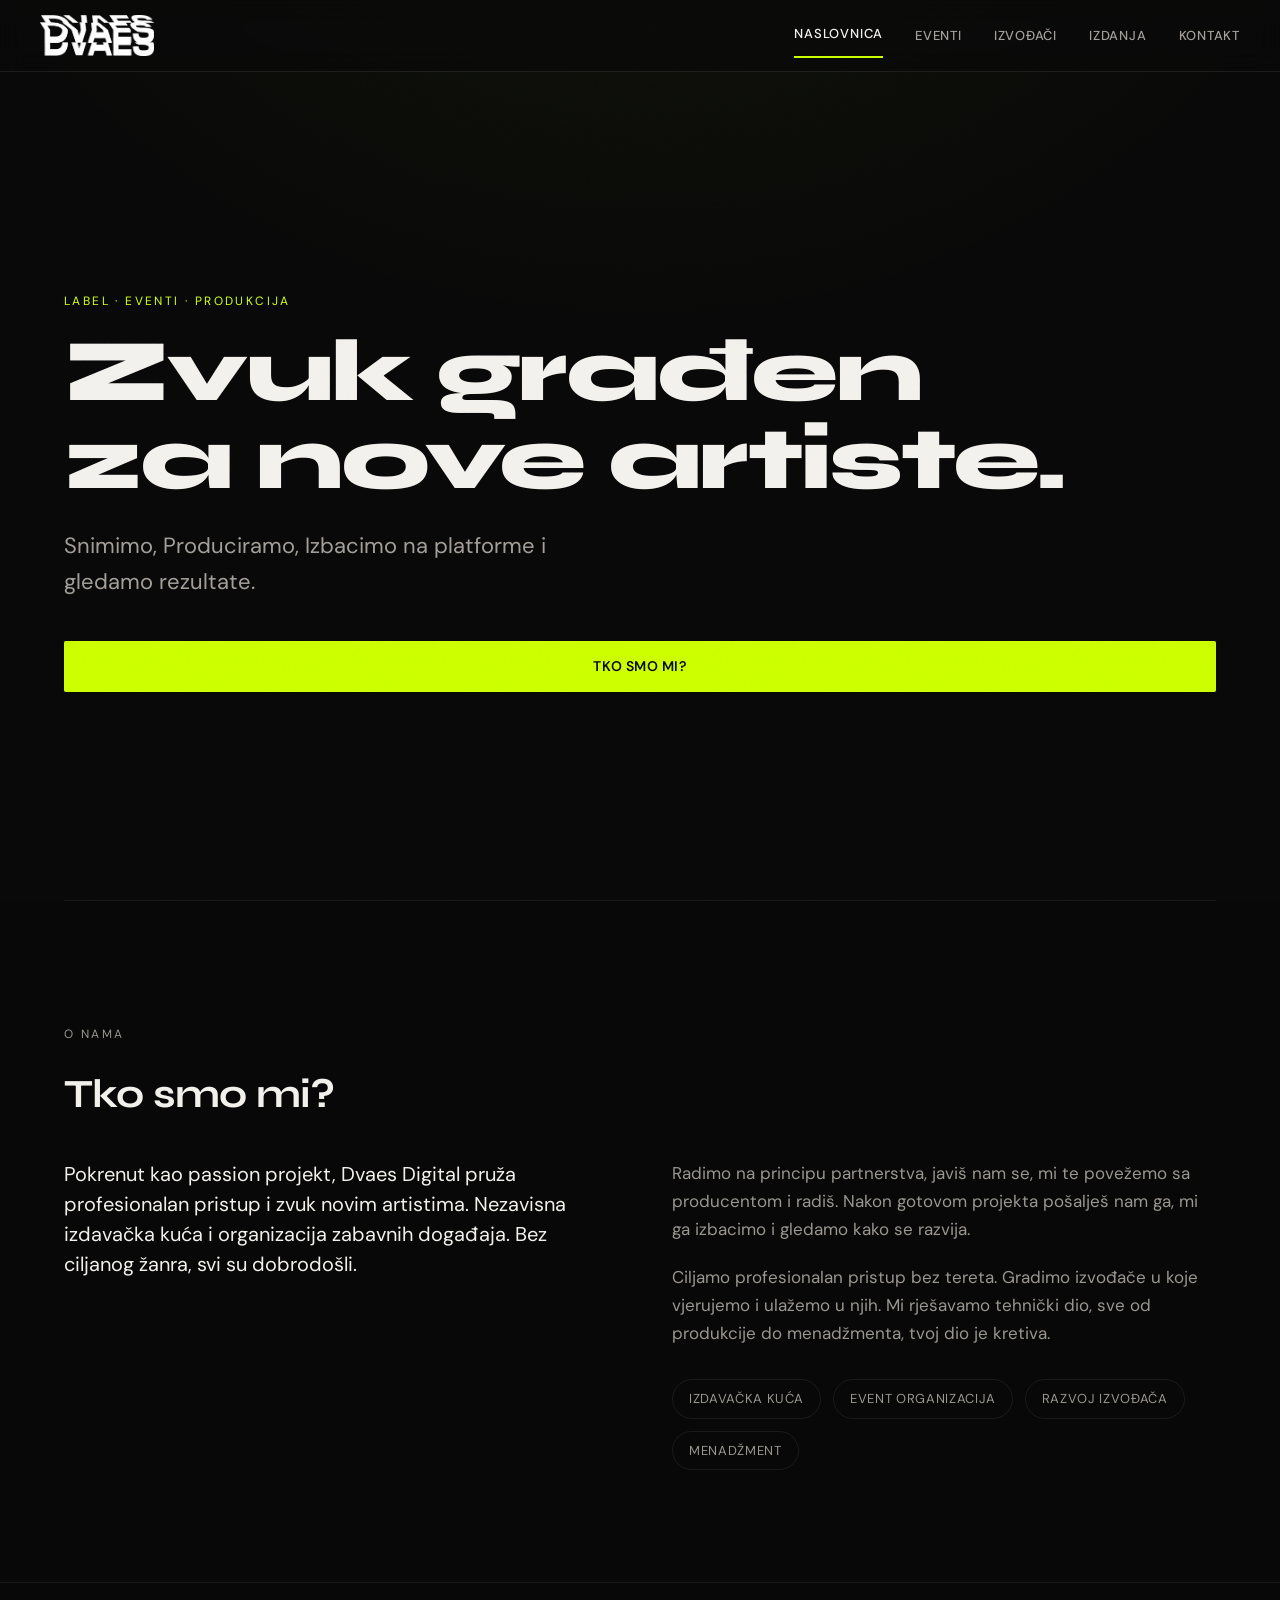
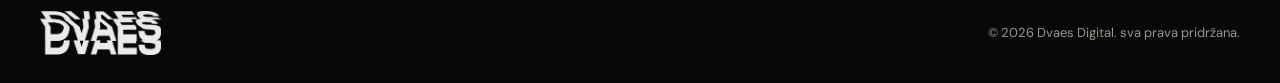
<file: index.html>
<!DOCTYPE html>
<html lang="hr">
  <head>
    <meta charset="UTF-8" />
    <meta
      name="viewport"
      content="width=device-width, initial-scale=1.0, maximum-scale=1.0, user-scalable=no, viewport-fit=cover"
    />
    <meta name="theme-color" content="#080808" />
    <meta name="color-scheme" content="dark" />
    <meta
      name="description"
      content="Dvaes Digital — independent label and event organization."
    />
    <title>Dvaes Digital — Label &amp; Events</title>
    <link rel="preconnect" href="https://fonts.googleapis.com" />
    <link rel="preconnect" href="https://fonts.gstatic.com" crossorigin />
    <link
      href="https://fonts.googleapis.com/css2?family=DM+Sans:ital,opsz,wght@0,9..40,400;0,9..40,500;0,9..40,600;1,9..40,400&family=Syne:wght@700;800&display=swap"
      rel="stylesheet"
    />
    <link rel="stylesheet" href="css/styles.css" />
  </head>
  <body class="grain-bg">
    <header class="site-header">
      <a href="index.html" class="logo">
        <img src="logo.png" alt="Dvaes Digital" class="logo__img" />
      </a>
      <button
        type="button"
        class="nav-toggle"
        aria-expanded="false"
        aria-controls="site-nav"
        aria-label="Izbornik"
      >
        <span class="nav-toggle__bar"></span>
        <span class="nav-toggle__bar"></span>
        <span class="nav-toggle__bar"></span>
      </button>
      <nav id="site-nav" aria-label="Main">
        <ul class="site-nav">
          <li><a href="index.html" aria-current="page">Naslovnica</a></li>
          <li><a href="events.html">Eventi</a></li>
          <li><a href="artists.html">Izvođači</a></li>
          <li><a href="releases.html">Izdanja</a></li>
          <li><a href="contact.html">Kontakt</a></li>
        </ul>
      </nav>
    </header>

    <main>
      <section class="hero container">
        <p class="hero-eyebrow">Label · Eventi · Produkcija</p>
        <h1 class="hero-title">Zvuk građen za nove artiste.</h1>
        <p class="hero-tagline">
          Snimimo, Produciramo, Izbacimo na platforme i
          gledamo rezultate.
        </p>
        <a href="#who-we-are" class="hero-cta">Tko smo mi?</a>
      </section>

      <section id="who-we-are" class="section container">
        <p class="section-label">O nama</p>
        <h2 class="section-title">Tko smo mi?</h2>
        <div class="who-grid">
          <p class="who-lead">
            Pokrenut kao passion projekt, Dvaes Digital pruža profesionalan pristup i zvuk novim artistima. Nezavisna izdavačka kuća i organizacija zabavnih događaja.
            Bez ciljanog žanra, svi su dobrodošli.
          </p>
          <div class="who-body">
            <p>
              Radimo na principu partnerstva, javiš nam se, mi te povežemo sa producentom i radiš. Nakon gotovom projekta pošalješ nam ga, mi ga izbacimo i gledamo kako se razvija.
            </p>
            <p>
              Ciljamo profesionalan pristup bez tereta. Gradimo izvođače u koje vjerujemo i ulažemo u njih. Mi rješavamo tehnički dio, sve od produkcije do menadžmenta, tvoj dio je kretiva.
            </p>
            <div class="who-pillars">
              <span class="pillar">Izdavačka kuća</span>
              <span class="pillar">Event Organizacija</span>
              <span class="pillar">Razvoj izvođača</span>
			  <span class="pillar">Menadžment</span>
            </div>
          </div>
        </div>
      </section>
    </main>

    <footer class="site-footer">
      <a href="index.html" class="logo">
        <img src="logo.png" alt="Dvaes Digital" class="logo__img logo__img--footer" />
      </a>
      <span>&copy; <span id="year"></span> Dvaes Digital. sva prava pridržana.</span>
    </footer>

    <script>
      document.getElementById("year").textContent = new Date().getFullYear();
    </script>
    <script src="js/main.js"></script>
  </body>
</html>
</file>
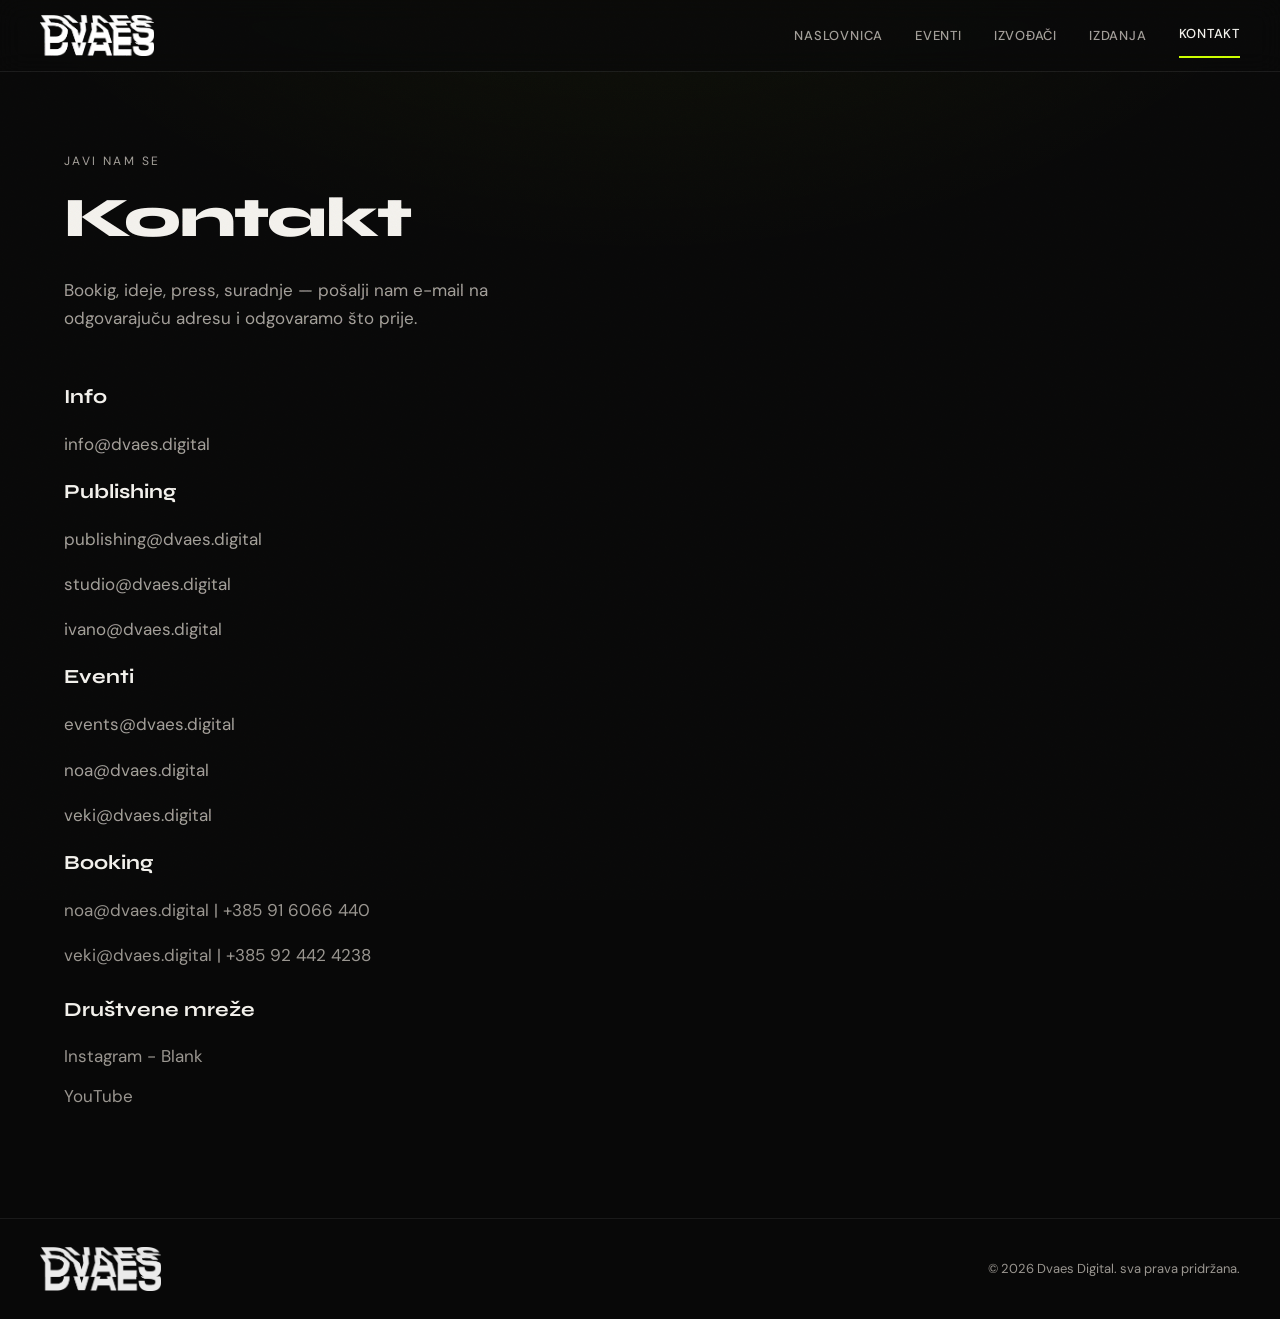
<file: contact.html>
<!DOCTYPE html>
<html lang="hr">
  <head>
    <meta charset="UTF-8" />
    <meta
      name="viewport"
      content="width=device-width, initial-scale=1.0, maximum-scale=1.0, user-scalable=no, viewport-fit=cover"
    />
    <meta name="theme-color" content="#080808" />
    <meta name="color-scheme" content="dark" />
    <meta name="description" content="Contact Dvaes Digital — bookings, demos, press." />
    <title>Contact — Dvaes Digital</title>
    <link rel="preconnect" href="https://fonts.googleapis.com" />
    <link rel="preconnect" href="https://fonts.gstatic.com" crossorigin />
    <link
      href="https://fonts.googleapis.com/css2?family=DM+Sans:ital,opsz,wght@0,9..40,400;0,9..40,500;0,9..40,600&family=Syne:wght@700;800&display=swap"
      rel="stylesheet"
    />
    <link rel="stylesheet" href="css/styles.css" />
  </head>
  <body class="grain-bg">
    <header class="site-header">
      <a href="index.html" class="logo">
        <img src="logo.png" alt="Dvaes Digital" class="logo__img" />
      </a>
      <button
        type="button"
        class="nav-toggle"
        aria-expanded="false"
        aria-controls="site-nav"
        aria-label="Izbornik"
      >
        <span class="nav-toggle__bar"></span>
        <span class="nav-toggle__bar"></span>
        <span class="nav-toggle__bar"></span>
      </button>
      <nav id="site-nav" aria-label="Main">
        <ul class="site-nav">
          <li><a href="index.html">Naslovnica</a></li>
          <li><a href="events.html">Eventi</a></li>
          <li><a href="artists.html">Izvođači</a></li>
          <li><a href="releases.html">Izdanja</a></li>
          <li><a href="contact.html" aria-current="page">Kontakt</a></li>
        </ul>
      </nav>
    </header>

    <main>
      <header class="page-hero container">
        <p class="section-label">Javi nam se</p>
        <h1>Kontakt</h1>
        <p>
          Bookig, ideje, press, suradnje — pošalji nam e-mail
          na odgovarajuču adresu i odgovaramo što prije.
        </p>
      </header>

      <section class="container contact-layout">
        <div class="contact-block">
          <h2>Info</h2>
          <p>
               <a href="mailto:info@dvaes.digital">info@dvaes.digital</a>
          </p>
		  <h2>Publishing</h2>
          <p>
               <a href="mailto:publishing@dvaes.digital">publishing@dvaes.digital</a>
			   <p>
        </p>
			   <a href="mailto:publishing@dvaes.digital">studio@dvaes.digital</a>
          </p>
			</p>
			   <a href="mailto:ivano@dvaes.digital">ivano@dvaes.digital</a>
          </p>
		  <h2>Eventi</h2>
          <p>
               <a href="mailto:events@dvaes.digital">events@dvaes.digital</a>
			   	   <p>
        </p>
			   <a href="mailto:noa@dvaes.digital">noa@dvaes.digital</a>
			   	   <p>
        </p>
			   <a href="mailto:veki@dvaes.digital">veki@dvaes.digital</a>
          </p>
		  		  <h2>Booking</h2>
          <p>
			   <a href="mailto:noa@dvaes.digital">noa@dvaes.digital | +385 91 6066 440</a>
			   	   <p>
        </p>
			   <a href="mailto:veki@dvaes.digital">veki@dvaes.digital | +385 92 442 4238</a>
          </p>
          <ul class="contact-list">
            <li>
            </li>
            <li>
			<h2>Društvene mreže</h2>
              <a href="https://instagram.com/" target="_blank" rel="noopener noreferrer"
                >Instagram - Blank</a
              >
            </li>
            <li>
              <a href="https://youtube.com/@dvaeshr" target="_blank" rel="noopener noreferrer"
                >YouTube</a
              >
            </li>
          </ul>
        </div>

        <form class="contact-form" action="#" method="post">
          <label>
           
          </label>
          <label>

          </label>
          <label>

          </label>
          <label>

          </label>
          <p class="form-note form-status" role="status"></p>
        </form>
      </section>
    </main>

    <footer class="site-footer">
      <a href="index.html" class="logo">
        <img src="logo.png" alt="Dvaes Digital" class="logo__img logo__img--footer" />
      </a>
      <span>&copy; <span id="year"></span> Dvaes Digital. sva prava pridržana.</span>
    </footer>
    <script>
      document.getElementById("year").textContent = new Date().getFullYear();
    </script>
    <script src="js/main.js"></script>
  </body>
</html>
</file>
<file: css/styles.css>
/* Dvaes Digital — shared styles */

:root {
  --bg: #080808;
  --bg-elevated: #121212;
  --text: #f2f0eb;
  --text-muted: #9a9690;
  --accent: #c8ff00;
  --accent-dim: rgba(200, 255, 0, 0.15);
  --border: rgba(242, 240, 235, 0.08);
  --font-display: "Syne", system-ui, sans-serif;
  --font-body: "DM Sans", system-ui, sans-serif;
  --nav-height: 3.75rem;
  --max-width: 72rem;
  --page-pad: max(1rem, env(safe-area-inset-left, 0px));
  --page-pad-right: max(1rem, env(safe-area-inset-right, 0px));
  --tap-min: 2.75rem;
  --nav-break: 56.25rem;
  --header-offset: calc(var(--nav-height) + env(safe-area-inset-top, 0px));
}

@media (min-width: 768px) {
  :root {
    --nav-height: 4.5rem;
  }
}

*,
*::before,
*::after {
  box-sizing: border-box;
}

html {
  touch-action: pan-x pan-y;
  scroll-behavior: smooth;
  -webkit-text-size-adjust: 100%;
  text-size-adjust: 100%;
  overflow-x: clip;
}

body {
  margin: 0;
  min-height: 100vh;
  min-height: 100dvh;
  font-family: var(--font-body);
  font-size: clamp(1rem, 0.95rem + 0.25vw, 1.0625rem);
  line-height: 1.65;
  color: var(--text);
  background-color: var(--bg);
  position: relative;
  overflow-x: clip;
}

body.nav-open {
  overflow: hidden;
}

@media (prefers-reduced-motion: reduce) {
  html {
    scroll-behavior: auto;
  }

  *,
  *::before,
  *::after {
    animation-duration: 0.01ms !important;
    animation-iteration-count: 1 !important;
    transition-duration: 0.01ms !important;
  }
}

/* Film grain overlay */
body::before {
  content: "";
  position: fixed;
  inset: 0;
  z-index: 9999;
  pointer-events: none;
  opacity: 0.35;
  background-image: url("data:image/svg+xml,%3Csvg viewBox='0 0 256 256' xmlns='http://www.w3.org/2000/svg'%3E%3Cfilter id='n'%3E%3CfeTurbulence type='fractalNoise' baseFrequency='0.85' numOctaves='4' stitchTiles='stitch'/%3E%3C/filter%3E%3Crect width='100%25' height='100%25' filter='url(%23n)'/%3E%3C/svg%3E");
  background-repeat: repeat;
  background-size: 180px 180px;
  mix-blend-mode: overlay;
}

.grain-bg {
  position: relative;
  background:
    radial-gradient(ellipse 120% 80% at 50% -20%, rgba(200, 255, 0, 0.06), transparent 50%),
    var(--bg);
}

a {
  color: inherit;
  text-decoration: none;
}

img {
  max-width: 100%;
  height: auto;
  display: block;
}

/* Navigation */
.site-header {
  position: fixed;
  top: 0;
  left: 0;
  right: 0;
  z-index: 100;
  min-height: var(--header-offset);
  display: flex;
  align-items: center;
  justify-content: space-between;
  padding-top: env(safe-area-inset-top, 0px);
  padding-bottom: 0;
  padding-left: max(clamp(1rem, 4vw, 2.5rem), env(safe-area-inset-left, 0px));
  padding-right: max(clamp(1rem, 4vw, 2.5rem), env(safe-area-inset-right, 0px));
  background: rgba(8, 8, 8, 0.75);
  backdrop-filter: blur(12px);
  -webkit-backdrop-filter: blur(12px);
  border-bottom: 1px solid var(--border);
  gap: 0.75rem;
}

.site-header .logo {
  min-width: 0;
  max-width: 55%;
}

.logo {
  display: inline-flex;
  align-items: center;
  flex-shrink: 0;
  line-height: 0;
}

.logo__img {
  display: block;
  width: auto;
  height: clamp(1.75rem, 4.3vw, 2.6rem);
  max-width: min(14rem, 60vw);
  object-fit: contain;
  object-position: left center;
}

.logo__img--footer {
  height: clamp(1.9rem, 4.3vw, 2.75rem);
  max-width: min(14rem, 60vw);
  opacity: 0.92;
}

.nav-toggle {
  display: none;
  flex-shrink: 0;
  background: none;
  border: 1px solid var(--border);
  color: var(--text);
  min-height: var(--tap-min);
  min-width: var(--tap-min);
  padding: 0.5rem 0.875rem;
  font-family: var(--font-body);
  font-size: 0.875rem;
  cursor: pointer;
  border-radius: 4px;
  -webkit-tap-highlight-color: transparent;
}

.site-nav {
  display: flex;
  gap: clamp(1rem, 3vw, 2rem);
  list-style: none;
  margin: 0;
  padding: 0;
}

.site-nav a {
  display: inline-flex;
  align-items: center;
  min-height: var(--tap-min);
  font-size: 0.8125rem;
  font-weight: 500;
  letter-spacing: 0.06em;
  text-transform: uppercase;
  color: var(--text-muted);
  transition: color 0.2s;
  -webkit-tap-highlight-color: transparent;
}

.site-nav a:hover,
.site-nav a[aria-current="page"] {
  color: var(--text);
}

.site-nav a[aria-current="page"] {
  box-shadow: inset 0 -2px 0 var(--accent);
  padding-bottom: 0.25rem;
}

main {
  padding-top: var(--header-offset);
}

.container {
  width: min(100% - var(--page-pad) - var(--page-pad-right), var(--max-width));
  margin-inline: auto;
  padding-inline: 0;
}

/* Landing hero */
.hero {
  min-height: calc(100vh - var(--header-offset));
  min-height: calc(100dvh - var(--header-offset));
  display: flex;
  flex-direction: column;
  justify-content: center;
  padding: clamp(2rem, 8vw, 6rem) 0;
}

.hero-eyebrow {
  font-size: 0.75rem;
  letter-spacing: 0.2em;
  text-transform: uppercase;
  color: var(--accent);
  margin-bottom: 1rem;
}

.hero-title {
  font-family: var(--font-display);
  font-weight: 800;
  font-size: clamp(2rem, 8vw + 0.5rem, 5.5rem);
  line-height: 1;
  letter-spacing: -0.03em;
  margin: 0 0 1.5rem;
  max-width: 14ch;
  text-wrap: balance;
}

.hero-tagline {
  font-size: clamp(1.125rem, 2.5vw, 1.375rem);
  color: var(--text-muted);
  max-width: 36ch;
  margin: 0 0 2.5rem;
}

.hero-cta {
  display: inline-flex;
  align-items: center;
  justify-content: center;
  gap: 0.5rem;
  min-height: var(--tap-min);
  padding: 0.875rem 1.5rem;
  -webkit-tap-highlight-color: transparent;
  background: var(--accent);
  color: var(--bg);
  font-weight: 600;
  font-size: 0.875rem;
  letter-spacing: 0.04em;
  text-transform: uppercase;
  border-radius: 2px;
  transition: transform 0.2s, box-shadow 0.2s;
}

.hero-cta:hover {
  transform: translateY(-2px);
  box-shadow: 0 8px 24px var(--accent-dim);
}

/* Who we are */
.section {
  padding: clamp(4rem, 10vw, 7rem) 0;
  border-top: 1px solid var(--border);
}

.section-label {
  font-size: 0.75rem;
  letter-spacing: 0.2em;
  text-transform: uppercase;
  color: var(--text-muted);
  margin-bottom: 1rem;
}

.section-title {
  font-family: var(--font-display);
  font-weight: 700;
  font-size: clamp(1.75rem, 4vw, 2.5rem);
  letter-spacing: -0.02em;
  margin: 0 0 2rem;
}

.who-grid {
  display: grid;
  gap: 2.5rem;
}

@media (min-width: 768px) {
  .who-grid {
    grid-template-columns: 1fr 1fr;
    gap: 4rem;
    align-items: start;
  }
}

.who-lead {
  font-size: clamp(1.0625rem, 2vw + 0.5rem, 1.25rem);
  line-height: 1.5;
  margin: 0;
}

.who-body p {
  margin: 0 0 1.25rem;
  color: var(--text-muted);
}

.who-pillars {
  display: flex;
  flex-wrap: wrap;
  gap: 0.75rem;
  margin-top: 2rem;
}

.pillar {
  padding: 0.5rem 1rem;
  border: 1px solid var(--border);
  font-size: 0.8125rem;
  letter-spacing: 0.05em;
  text-transform: uppercase;
  color: var(--text-muted);
  border-radius: 999px;
}

/* Page header (inner pages) */
.page-hero {
  padding: clamp(3rem, 8vw, 5rem) 0 clamp(2rem, 5vw, 3rem);
}

.page-hero h1 {
  font-family: var(--font-display);
  font-weight: 800;
  font-size: clamp(2.25rem, 6vw, 3.5rem);
  letter-spacing: -0.03em;
  margin: 0 0 0.75rem;
}

.page-hero p {
  margin: 0;
  color: var(--text-muted);
  max-width: 42ch;
}

/* Cards grid */
.card-grid {
  display: grid;
  gap: 1.5rem;
  padding-bottom: clamp(4rem, 10vw, 6rem);
}

@media (min-width: 640px) {
  .card-grid {
    grid-template-columns: repeat(2, 1fr);
  }
}

@media (min-width: 960px) {
  .card-grid--3 {
    grid-template-columns: repeat(3, 1fr);
  }
}

.card {
  background: var(--bg-elevated);
  border: 1px solid var(--border);
  border-radius: 4px;
  overflow: hidden;
  transition: border-color 0.2s, transform 0.2s;
}

.card:hover {
  border-color: rgba(200, 255, 0, 0.25);
  transform: translateY(-2px);
}

.card-media {
  aspect-ratio: 16 / 10;
  background: linear-gradient(135deg, #1a1a1a 0%, #0d0d0d 100%);
  display: flex;
  align-items: center;
  justify-content: center;
  font-family: var(--font-display);
  font-size: 2rem;
  font-weight: 800;
  color: rgba(242, 240, 235, 0.06);
  letter-spacing: -0.05em;
}

.card-body {
  padding: clamp(1rem, 3vw, 1.25rem) clamp(1rem, 3vw, 1.5rem) clamp(1.25rem, 3vw, 1.5rem);
}

.card-meta {
  font-size: 0.6875rem;
  letter-spacing: 0.12em;
  text-transform: uppercase;
  color: var(--accent);
  margin-bottom: 0.5rem;
}

.card-title {
  font-family: var(--font-display);
  font-weight: 700;
  font-size: 1.125rem;
  margin: 0 0 0.5rem;
}

.card-text {
  margin: 0;
  font-size: 0.9375rem;
  color: var(--text-muted);
}

/* Artist cards */
.artist-card .card-media {
  aspect-ratio: 1;
  font-size: 3rem;
}

/* Release cards */
.release-card .card-media {
  aspect-ratio: 1;
}

/* Contact */
.contact-layout {
  display: grid;
  gap: 3rem;
  padding-bottom: clamp(4rem, 10vw, 6rem);
}

@media (min-width: 768px) {
  .contact-layout {
    grid-template-columns: 1fr 1.2fr;
    align-items: start;
  }
}

.contact-block h2 {
  font-family: var(--font-display);
  font-size: 1.25rem;
  margin: 0 0 1rem;
}

.contact-block p,
.contact-block a {
  color: var(--text-muted);
}

.contact-block a:hover {
  color: var(--accent);
}

.contact-list {
  list-style: none;
  margin: 1.5rem 0 0;
  padding: 0;
}

.contact-list li {
  margin-bottom: 0.75rem;
}

.contact-form {
  display: flex;
  flex-direction: column;
  gap: 1.25rem;
}

.contact-form label {
  display: flex;
  flex-direction: column;
  gap: 0.5rem;
  font-size: 0.8125rem;
  letter-spacing: 0.04em;
  text-transform: uppercase;
  color: var(--text-muted);
}

.contact-form input,
.contact-form textarea,
.contact-form select {
  font-family: var(--font-body);
  font-size: max(1rem, 16px);
  padding: 0.875rem 1rem;
  width: 100%;
  max-width: 100%;
  background: var(--bg-elevated);
  border: 1px solid var(--border);
  border-radius: 4px;
  color: var(--text);
  transition: border-color 0.2s;
}

.contact-form input:focus,
.contact-form textarea:focus,
.contact-form select:focus {
  outline: none;
  border-color: rgba(200, 255, 0, 0.4);
}

.contact-form textarea {
  min-height: 8rem;
  resize: vertical;
}

.btn-submit {
  align-self: stretch;
  min-height: var(--tap-min);
  padding: 0.875rem 2rem;
  background: transparent;
  border: 1px solid var(--accent);
  color: var(--accent);
  font-family: var(--font-body);
  font-weight: 600;
  font-size: 0.875rem;
  letter-spacing: 0.06em;
  text-transform: uppercase;
  cursor: pointer;
  border-radius: 2px;
  transition: background 0.2s, color 0.2s;
  -webkit-tap-highlight-color: transparent;
}

@media (min-width: 480px) {
  .btn-submit {
    align-self: flex-start;
  }
}

.btn-submit:hover {
  background: var(--accent);
  color: var(--bg);
}

.form-note {
  font-size: 0.8125rem;
  color: var(--text-muted);
  margin: 0;
}

/* Footer */
.site-footer {
  border-top: 1px solid var(--border);
  padding:
    1.75rem
    max(clamp(1rem, 4vw, 2.5rem), env(safe-area-inset-right, 0px))
    max(1.75rem, env(safe-area-inset-bottom, 0px))
    max(clamp(1rem, 4vw, 2.5rem), env(safe-area-inset-left, 0px));
  display: flex;
  flex-wrap: wrap;
  justify-content: space-between;
  align-items: center;
  gap: 1.25rem;
  font-size: 0.8125rem;
  color: var(--text-muted);
}

.site-footer > span:last-child {
  line-height: 1.5;
  max-width: 100%;
}

/* Desktop nav */
@media (min-width: 56.26rem) {
  .site-header nav {
    display: flex;
    align-items: center;
  }

  .site-nav {
    flex-wrap: wrap;
    justify-content: flex-end;
  }
}

/* Mobile & tablet nav */
@media (max-width: 56.25rem) {
  .nav-toggle {
    display: inline-flex;
    align-items: center;
    justify-content: center;
  }

  .site-nav {
    position: fixed;
    top: var(--header-offset);
    left: 0;
    right: 0;
    z-index: 99;
    flex-direction: column;
    align-items: stretch;
    gap: 0.25rem;
    padding:
      1rem
      max(1.25rem, env(safe-area-inset-right, 0px))
      1.5rem
      max(1.25rem, env(safe-area-inset-left, 0px));
    max-height: calc(100dvh - var(--header-offset));
    overflow-y: auto;
    -webkit-overflow-scrolling: touch;
    background: rgba(8, 8, 8, 0.98);
    border-bottom: 1px solid var(--border);
    box-shadow: 0 12px 40px rgba(0, 0, 0, 0.45);
    transform: translateY(-120%);
    opacity: 0;
    pointer-events: none;
    transition: transform 0.25s, opacity 0.25s;
  }

  .site-nav a {
    width: 100%;
    padding: 0.35rem 0;
    font-size: 0.9375rem;
  }

  .site-nav a[aria-current="page"] {
    box-shadow: none;
    padding-left: 0.75rem;
    border-left: 2px solid var(--accent);
  }

  .site-nav.is-open {
    transform: translateY(0);
    opacity: 1;
    pointer-events: auto;
  }
}

@media (max-width: 380px) {
  .hero-eyebrow {
    letter-spacing: 0.12em;
    font-size: 0.6875rem;
  }

  .site-header .logo {
    max-width: 48%;
  }

  .logo__img {
    max-width: 100%;
  }
}

@media (min-width: 120rem) {
  :root {
    --max-width: 80rem;
  }
}

.empty-state {
  padding: 2rem;
  text-align: center;
  color: var(--text-muted);
  border: 1px dashed var(--border);
  border-radius: 4px;
  grid-column: 1 / -1;
}

/* ---------- Dodaci ---------- */

/* Slike u karticama (s rezervnim tekstom ako slike nema) */
.card-media {
  position: relative;
  overflow: hidden;
}

.card-media img {
  position: absolute;
  inset: 0;
  width: 100%;
  height: 100%;
  object-fit: cover;
}

.card-link {
  display: block;
  color: inherit;
}

.card-link:focus-visible {
  outline: 2px solid var(--accent);
  outline-offset: 2px;
}

.card-cta {
  display: inline-block;
  margin-top: 1rem;
  font-size: 0.8125rem;
  font-weight: 600;
  letter-spacing: 0.06em;
  text-transform: uppercase;
  color: var(--accent);
}

/* Stranica eventa */
.back-link {
  display: inline-flex;
  align-items: center;
  min-height: var(--tap-min);
  margin-bottom: 1rem;
  font-size: 0.8125rem;
  font-weight: 500;
  letter-spacing: 0.06em;
  text-transform: uppercase;
  color: var(--text-muted);
  transition: color 0.2s;
}

.back-link:hover {
  color: var(--accent);
}

.event-info {
  display: grid;
  grid-template-columns: repeat(auto-fit, minmax(10rem, 1fr));
  gap: 1rem 2rem;
  margin: 0 0 2.5rem;
  padding: 1.25rem 0;
  border-top: 1px solid var(--border);
  border-bottom: 1px solid var(--border);
}

.event-info dt {
  font-size: 0.6875rem;
  letter-spacing: 0.12em;
  text-transform: uppercase;
  color: var(--text-muted);
  margin-bottom: 0.25rem;
}

.event-info dd {
  margin: 0;
  font-weight: 500;
}

.event-desc {
  max-width: 62ch;
  margin-bottom: clamp(2.5rem, 6vw, 4rem);
}

.event-desc p {
  margin: 0 0 1.25rem;
  color: var(--text-muted);
}

.gallery-section {
  padding-bottom: clamp(4rem, 10vw, 6rem);
}

.gallery {
  display: grid;
  grid-template-columns: repeat(auto-fill, minmax(min(100%, 14rem), 1fr));
  gap: 0.75rem;
}

.gallery__item {
  display: block;
  padding: 0;
  border: 1px solid var(--border);
  border-radius: 4px;
  overflow: hidden;
  background: var(--bg-elevated);
  aspect-ratio: 4 / 3;
  cursor: zoom-in;
  -webkit-tap-highlight-color: transparent;
}

.gallery__item img {
  width: 100%;
  height: 100%;
  object-fit: cover;
  transition: transform 0.3s;
}

.gallery__item:hover img {
  transform: scale(1.04);
}

.gallery__item:focus-visible {
  outline: 2px solid var(--accent);
  outline-offset: 2px;
}

/* Lightbox */
.lightbox {
  position: fixed;
  inset: 0;
  z-index: 10000;
  display: none;
  align-items: center;
  justify-content: center;
  background: rgba(0, 0, 0, 0.94);
  padding: 3.5rem 1rem;
}

.lightbox.is-open {
  display: flex;
}

.lightbox__img {
  max-width: 100%;
  max-height: 100%;
  object-fit: contain;
  border-radius: 2px;
}

.lightbox__btn {
  position: absolute;
  display: flex;
  align-items: center;
  justify-content: center;
  width: var(--tap-min);
  height: var(--tap-min);
  background: rgba(18, 18, 18, 0.8);
  border: 1px solid var(--border);
  border-radius: 50%;
  color: var(--text);
  font-size: 1.5rem;
  line-height: 1;
  cursor: pointer;
  -webkit-tap-highlight-color: transparent;
}

.lightbox__btn:hover {
  border-color: var(--accent);
  color: var(--accent);
}

.lightbox__close {
  top: max(0.75rem, env(safe-area-inset-top, 0px));
  right: 0.75rem;
}

.lightbox__prev {
  left: 0.75rem;
  top: 50%;
  transform: translateY(-50%);
}

.lightbox__next {
  right: 0.75rem;
  top: 50%;
  transform: translateY(-50%);
}

body.lightbox-open {
  overflow: hidden;
}

/* Hamburger gumb */
.nav-toggle__bar {
  display: block;
  width: 1.25rem;
  height: 2px;
  background: currentColor;
  border-radius: 1px;
  transition: transform 0.2s, opacity 0.2s;
}

.nav-toggle[aria-expanded="true"] .nav-toggle__bar:nth-child(1) {
  transform: translateY(7px) rotate(45deg);
}

.nav-toggle[aria-expanded="true"] .nav-toggle__bar:nth-child(2) {
  opacity: 0;
}

.nav-toggle[aria-expanded="true"] .nav-toggle__bar:nth-child(3) {
  transform: translateY(-7px) rotate(-45deg);
}

/* Mobitel: gumb izbornika gore lijevo, logo u sredini */
@media (max-width: 56.25rem) {
  .site-header {
    justify-content: flex-start;
  }

  .nav-toggle {
    order: -1;
    flex-direction: column;
    gap: 5px;
  }

  .site-header .logo {
    position: absolute;
    left: 50%;
    transform: translateX(-50%);
    max-width: min(12rem, 50vw);
  }
}
</file>
